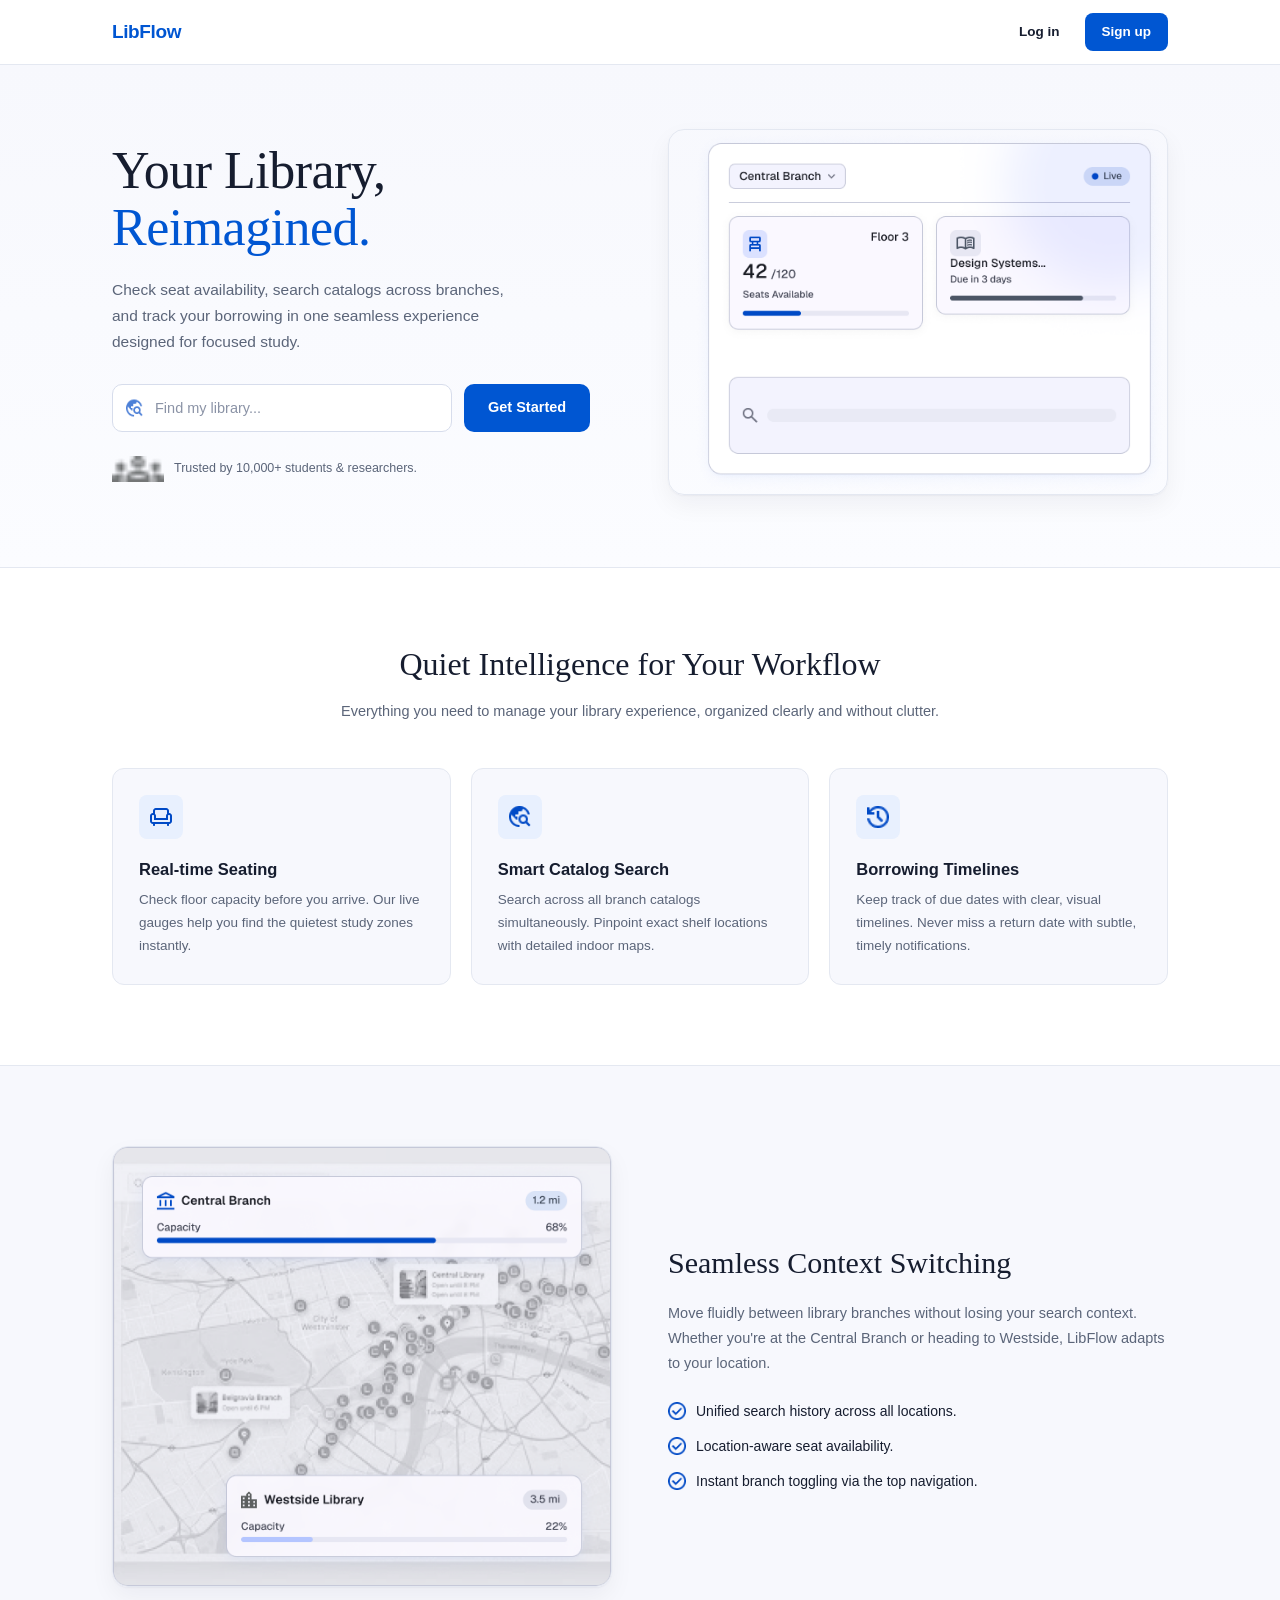
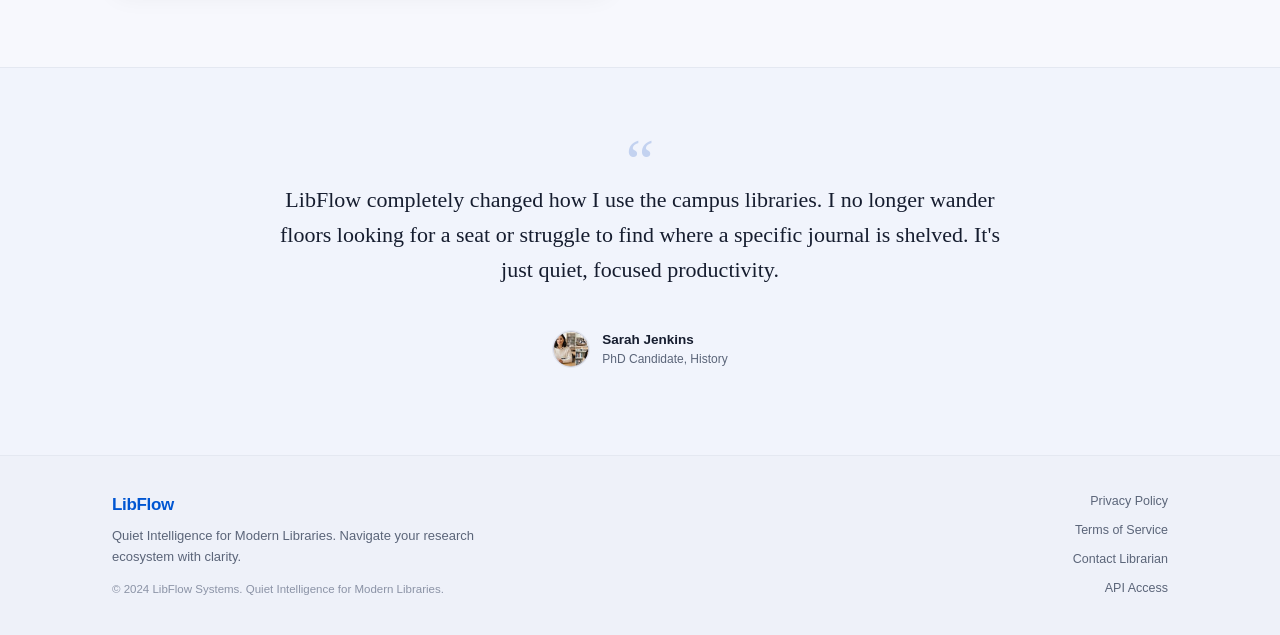
<file: index.html>
<!DOCTYPE html>
<html lang="en">

<head>
    <meta charset="UTF-8">
    <meta name="viewport" content="width=device-width, initial-scale=1.0">
    <title>LibFlow — Your Library, Reimagined</title>
    <link rel="stylesheet" href="style.css">
</head>

<body>
    <!-- =====================================================================
         NAVIGATION
         Structure fix: the brand and the two actions live inside .nav-inner,
         which is the flex container. In the original the <nav> was the flex
         container, so the extra wrapper <div> became a single flex child and
         the buttons could not be spaced.
         ================================================================== -->
    <header class="nav-section">
        <div class="container nav-inner">
            <a class="brand" href="index.html">LibFlow</a>

            <nav class="nav-actions" aria-label="Account">
                <a class="nav-button" href="dashboard.html">Log in</a>
                <a class="nav-button nav-button--primary" href="#">Sign up</a>
            </nav>
        </div>
    </header>

    <!-- =====================================================================
         HERO
         Two flex children: .hero-content and .hero-media, each flex:1 1 0 so
         they split the row 50/50.
         ================================================================== -->
    <section class="hero-section">
        <div class="container hero-inner">
            <div class="hero-content">
                <h1 class="hero-title">
                    Your Library,<br>
                    <span class="text-blue">Reimagined.</span>
                </h1>

                <p class="hero-description">
                    Check seat availability, search catalogs across branches, and track
                    your borrowing in one seamless experience designed for focused study.
                </p>

                <!-- Search pattern: the field is position:relative and the icon
                     is position:absolute inside it, so the icon sits on top of
                     the input instead of taking up a row of its own. -->
                <div class="hero-search">
                    <div class="hero-search-field">
                        <img src="images/search.png" alt="" class="hero-search-icon">
                        <label for="library-search" class="visually-hidden">Find my library</label>
                        <input id="library-search" class="hero-input" type="search" placeholder="Find my library...">
                    </div>
                    <button class="hero-button" type="button">Get Started</button>
                </div>

                <div class="hero-trust">
                    <img src="images/group-img.png" alt="LibFlow members" class="hero-trust-img">
                    <p class="hero-trust-text">Trusted by 10,000+ students &amp; researchers.</p>
                </div>
            </div>

            <div class="hero-media">
                <img src="images/hero-img.png" class="hero-img"
                    alt="LibFlow app preview showing seat availability and upcoming due dates">
            </div>
        </div>
    </section>

    <!-- =====================================================================
         WORKFLOW / FEATURES
         Structure fix: the three cards now sit inside .workflow-cards.
         That container is the flex row — without it each card was a block
         element and the section rendered as one long vertical stack.
         ================================================================== -->
    <section class="workflow-section">
        <div class="container">
            <div class="section-heading">
                <h2 class="workflow-title">Quiet Intelligence for Your Workflow</h2>
                <p class="workflow-description">
                    Everything you need to manage your library experience, organized
                    clearly and without clutter.
                </p>
            </div>

            <div class="workflow-cards">
                <article class="workflow-card">
                    <span class="icon-tile">
                        <img src="images/chair.png" alt="" class="workflow-img">
                    </span>
                    <h3 class="workflow-card-title">Real-time Seating</h3>
                    <p class="workflow-card-description">
                        Check floor capacity before you arrive. Our live gauges help you
                        find the quietest study zones instantly.
                    </p>
                </article>

                <article class="workflow-card">
                    <span class="icon-tile">
                        <img src="images/search.png" alt="" class="workflow-img">
                    </span>
                    <h3 class="workflow-card-title">Smart Catalog Search</h3>
                    <p class="workflow-card-description">
                        Search across all branch catalogs simultaneously. Pinpoint exact
                        shelf locations with detailed indoor maps.
                    </p>
                </article>

                <article class="workflow-card">
                    <span class="icon-tile">
                        <img src="images/clock.png" alt="" class="workflow-img">
                    </span>
                    <h3 class="workflow-card-title">Borrowing Timelines</h3>
                    <p class="workflow-card-description">
                        Keep track of due dates with clear, visual timelines. Never miss a
                        return date with subtle, timely notifications.
                    </p>
                </article>
            </div>
        </div>
    </section>

    <!-- =====================================================================
         CONTEXT SWITCHING
         Structure fix: .context-section was already in the stylesheet but was
         never applied, so the image and the copy stacked instead of sitting
         side by side.
         ================================================================== -->
    <section class="context-section">
        <div class="container context-inner">
            <div class="context-media">
                <img src="images/map-image.png" class="context-img"
                    alt="Map showing library branches and their live capacity">
            </div>

            <div class="context-content">
                <h2 class="context-title">Seamless Context Switching</h2>
                <p class="context-description">
                    Move fluidly between library branches without losing your search
                    context. Whether you're at the Central Branch or heading to Westside,
                    LibFlow adapts to your location.
                </p>

                <ul class="workflow-list">
                    <li class="workflow-list-items">Unified search history across all locations.</li>
                    <li class="workflow-list-items">Location-aware seat availability.</li>
                    <li class="workflow-list-items">Instant branch toggling via the top navigation.</li>
                </ul>
            </div>
        </div>
    </section>

    <!-- =====================================================================
         QUOTE
         ================================================================== -->
    <section class="quote-section">
        <div class="container quote-content">
            <span class="quote-mark" aria-hidden="true">&ldquo;</span>

            <blockquote class="quote-text">
                LibFlow completely changed how I use the campus libraries. I no longer
                wander floors looking for a seat or struggle to find where a specific
                journal is shelved. It's just quiet, focused productivity.
            </blockquote>

            <div class="quote-author">
                <img src="images/logo-2.png" class="quote-avatar" alt="Portrait of Sarah Jenkins">
                <p>
                    <span class="quote-author-name">Sarah Jenkins</span>
                    <span class="quote-author-role">PhD Candidate, History</span>
                </p>
            </div>
        </div>
    </section>

    <!-- =====================================================================
         FOOTER
         Structure fix: the original closed the footer block with an extra
         </a> and left a <div> unclosed, which pulled the rest of the document
         into the footer. Every tag below is matched.
         ================================================================== -->
    <footer class="footer-section">
        <div class="container footer-inner">
            <div class="footer-brand">
                <p class="footer-brand-name">LibFlow</p>
                <p class="footer-tagline">
                    Quiet Intelligence for Modern Libraries. Navigate your research
                    ecosystem with clarity.
                </p>
                <p class="footer-copyright">
                    &copy; 2024 LibFlow Systems. Quiet Intelligence for Modern Libraries.
                </p>
            </div>

            <nav class="footer-links" aria-label="Legal and support">
                <a class="footer-link" href="#">Privacy Policy</a>
                <a class="footer-link" href="#">Terms of Service</a>
                <a class="footer-link" href="#">Contact Librarian</a>
                <a class="footer-link" href="#">API Access</a>
            </nav>
        </div>
    </footer>
</body>

</html>
</file>
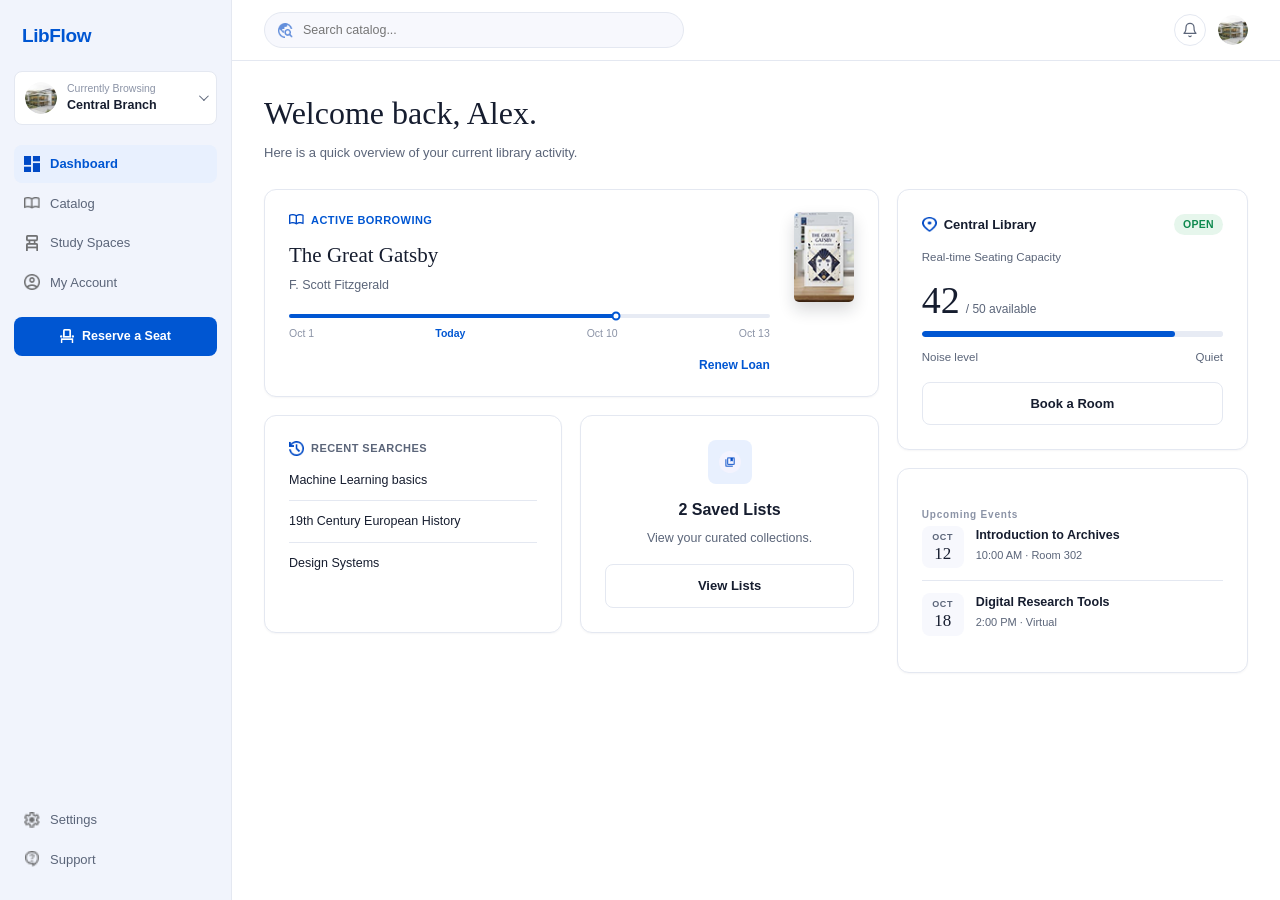
<file: dashboard.html>
<!DOCTYPE html>
<html lang="en">

<head>
    <meta charset="UTF-8">
    <meta name="viewport" content="width=device-width, initial-scale=1.0">
    <title>LibFlow — Dashboard</title>
    <link rel="stylesheet" href="style.css">
</head>

<body class="app-body">
    <!-- =====================================================================
         APP SHELL
         Structure fix: sidebar and content are now children of ONE flex
         container (.dashboard-layout). In the original both were siblings
         directly inside <body>, so there was no row to lay them out in and
         the sidebar became a full-width block above the content.
         ================================================================== -->
    <div class="dashboard-layout">

        <!-- ---------------- SIDEBAR ---------------- -->
        <aside class="side-nav-section">
            <h1 class="side-nav-title">LibFlow</h1>

            <!-- Branch switcher: flex row of avatar | text | chevron -->
            <a class="branch-card" href="study.html">
                <img src="images/hero-image-1.png" class="branch-img" alt="">
                <span class="branch-text">
                    <span class="branch-label">Currently Browsing</span>
                    <span class="branch-name">Central Branch</span>
                </span>
                <span class="branch-chevron" aria-hidden="true"></span>
            </a>

            <nav class="side-nav-menu" aria-label="Main">
                <a class="side-nav-item is-active" href="dashboard.html" aria-current="page">
                    <img src="images/dashboard.icon.png" class="side-nav-img" alt="">
                    <span class="side-nav-links">Dashboard</span>
                </a>
                <a class="side-nav-item" href="#">
                    <img src="images/book-img.png" class="side-nav-img" alt="">
                    <span class="side-nav-links">Catalog</span>
                </a>
                <a class="side-nav-item" href="study.html">
                    <img src="images/chair-2.png" class="side-nav-img" alt="">
                    <span class="side-nav-links">Study Spaces</span>
                </a>
                <a class="side-nav-item" href="#">
                    <img src="images/account-logo.png" class="side-nav-img" alt="">
                    <span class="side-nav-links">My Account</span>
                </a>
            </nav>

            <button class="side-nav-button" type="button">
                <img src="images/study-image.png" alt="">
                Reserve a Seat
            </button>

            <!-- margin-top:auto pins this group to the bottom of the sidebar -->
            <nav class="side-nav-footer" aria-label="Secondary">
                <a class="side-nav-item" href="#">
                    <img src="images/setting-logo.png" class="side-nav-img" alt="">
                    <span class="side-nav-links">Settings</span>
                </a>
                <a class="side-nav-item" href="#">
                    <img src="images/support-logo.png" class="side-nav-img" alt="">
                    <span class="side-nav-links">Support</span>
                </a>
            </nav>
        </aside>

        <!-- ---------------- MAIN COLUMN ---------------- -->
        <main class="main-content">

            <!-- Top bar: space-between pushes search left, actions right -->
            <div class="app-topbar">
                <div class="app-search">
                    <img src="images/search.png" alt="">
                    <label for="catalog-search" class="visually-hidden">Search catalog</label>
                    <input id="catalog-search" type="search" placeholder="Search catalog...">
                </div>

                <div class="app-topbar-actions">
                    <button class="icon-button" type="button" aria-label="Notifications">
                        <svg width="16" height="16" viewBox="0 0 24 24" fill="none" stroke="currentColor"
                            stroke-width="1.8" stroke-linecap="round" stroke-linejoin="round" aria-hidden="true">
                            <path d="M18 8a6 6 0 1 0-12 0c0 7-3 9-3 9h18s-3-2-3-9"></path>
                            <path d="M13.7 21a2 2 0 0 1-3.4 0"></path>
                        </svg>
                    </button>
                    <img src="images/hero-image-1.png" class="app-avatar" alt="Alex's profile">
                </div>
            </div>

            <div class="page-body">
                <div class="welcome-container">
                    <h2 class="welcome-title">Welcome back, Alex.</h2>
                    <p class="welcome-description">
                        Here is a quick overview of your current library activity.
                    </p>
                </div>

                <!-- Two columns. The wide column holds borrowing + the two small
                     cards; the narrow one holds branch status and events. -->
                <div class="dashboard-grid">

                    <div class="dashboard-column dashboard-column--wide">
                        <!-- Active borrowing: flex row of text | cover -->
                        <section class="card borrow-card">
                            <div class="borrow-main">
                                <div class="card-head">
                                    <img src="images/book-img.png" alt="">
                                    <p class="card-label">Active Borrowing</p>
                                </div>

                                <h3 class="borrow-title">The Great Gatsby</h3>
                                <p class="borrow-author">F. Scott Fitzgerald</p>

                                <div class="timeline">
                                    <div class="timeline-track">
                                        <div class="timeline-fill"></div>
                                        <div class="timeline-dot"></div>
                                    </div>
                                    <div class="timeline-labels">
                                        <span>Oct 1</span>
                                        <span class="is-today">Today</span>
                                        <span>Oct 10</span>
                                        <span>Oct 13</span>
                                    </div>
                                </div>

                                <div class="card-actions">
                                    <a class="card-link" href="#">Renew Loan</a>
                                </div>
                            </div>

                            <img src="images/gat-b.png" class="borrow-cover" alt="Cover of The Great Gatsby">
                        </section>

                        <div class="dashboard-row">
                            <section class="card">
                                <div class="card-head">
                                    <img src="images/clock.png" alt="">
                                    <p class="card-label card-label--muted">Recent Searches</p>
                                </div>

                                <ul class="search-list">
                                    <li class="search-list-items">Machine Learning basics</li>
                                    <li class="search-list-items">19th Century European History</li>
                                    <li class="search-list-items">Design Systems</li>
                                </ul>
                            </section>

                            <section class="card card--center">
                                <span class="icon-tile">
                                    <img src="images/saved-icon.png" alt="">
                                </span>
                                <h3 class="card-title">2 Saved Lists</h3>
                                <p class="card-description">View your curated collections.</p>
                                <button class="button button--outline button--block" type="button">View Lists</button>
                            </section>
                        </div>
                    </div>

                    <div class="dashboard-column">
                        <!-- Branch status -->
                        <section class="card">
                            <div class="branch-head">
                                <img src="images/location-image.png" alt="">
                                <p class="card-label">Central Library</p>
                                <span class="tag tag--ok">OPEN</span>
                            </div>

                            <p class="card-meta">Real-time Seating Capacity</p>

                            <div class="stat-line">
                                <span class="stat-value">42</span>
                                <span class="stat-unit">/ 50 available</span>
                            </div>

                            <progress value="84" max="100">84%</progress>

                            <div class="stat-row">
                                <span>Noise level</span>
                                <span>Quiet</span>
                            </div>

                            <button class="button button--outline button--block" type="button">Book a Room</button>
                        </section>

                        <!-- Upcoming events -->
                        <section class="card">
                            <p class="feature-heading">Upcoming Events</p>

                            <div class="event-item">
                                <div class="event-date">
                                    <span class="event-month">OCT</span>
                                    <span class="event-day">12</span>
                                </div>
                                <div>
                                    <h3 class="event-title">Introduction to Archives</h3>
                                    <p class="event-meta">10:00 AM &middot; Room 302</p>
                                </div>
                            </div>

                            <div class="event-item">
                                <div class="event-date">
                                    <span class="event-month">OCT</span>
                                    <span class="event-day">18</span>
                                </div>
                                <div>
                                    <h3 class="event-title">Digital Research Tools</h3>
                                    <p class="event-meta">2:00 PM &middot; Virtual</p>
                                </div>
                            </div>
                        </section>
                    </div>
                </div>
            </div>
        </main>
    </div>
</body>

</html>
</file>
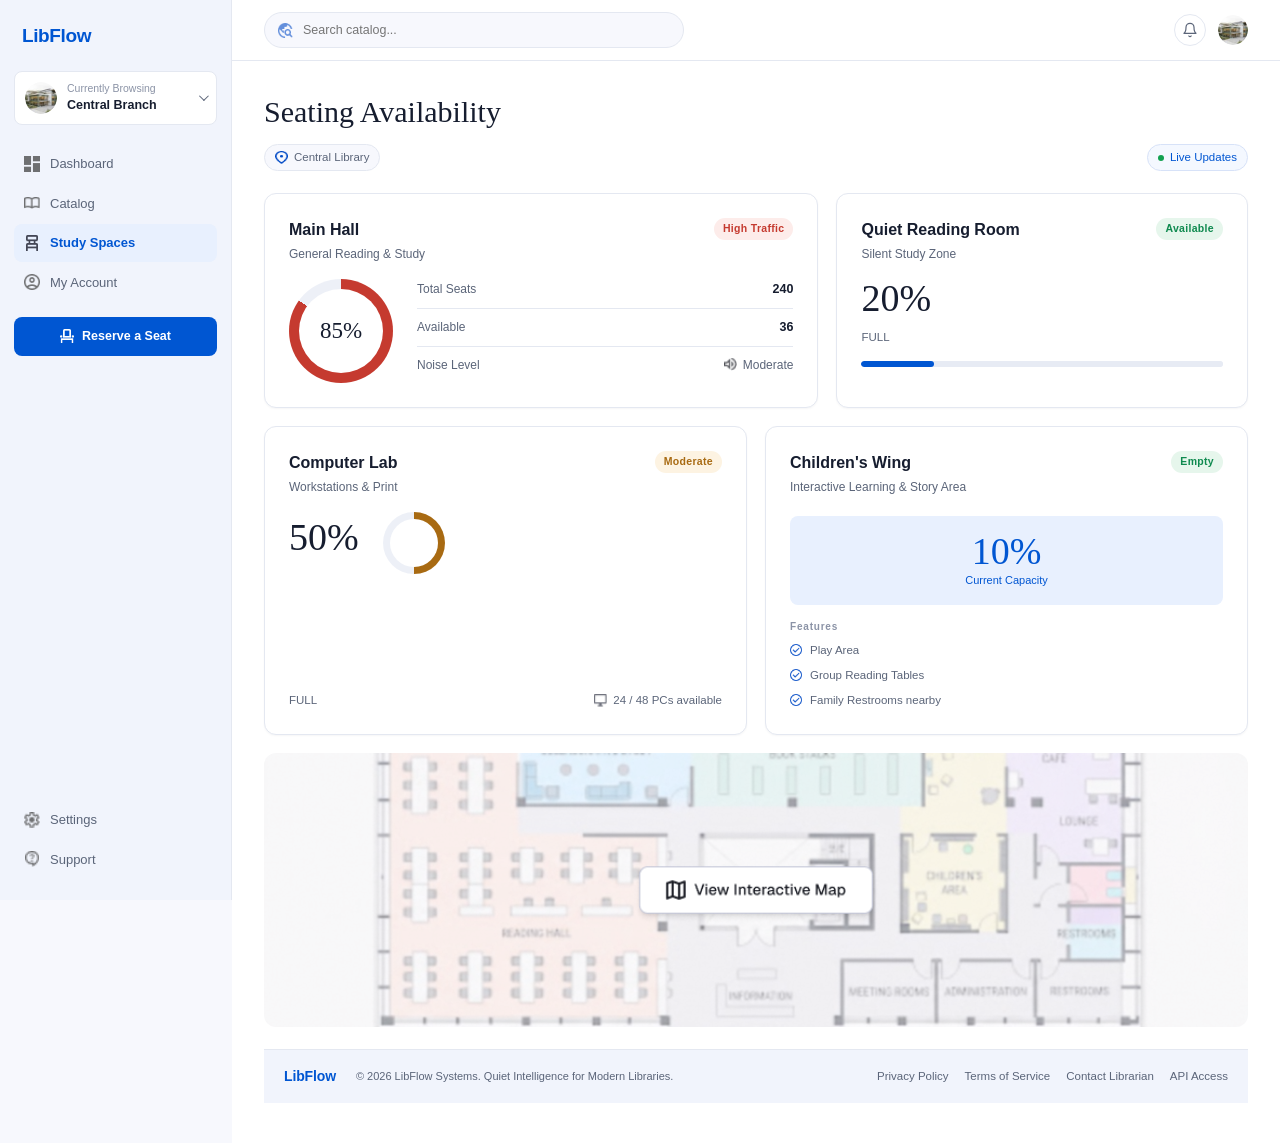
<file: study.html>
<!DOCTYPE html>
<html lang="en">

<head>
    <meta charset="UTF-8">
    <meta name="viewport" content="width=device-width, initial-scale=1.0">
    <title>LibFlow — Seating Availability</title>
    <link rel="stylesheet" href="style.css">
</head>

<body class="app-body">
    <div class="dashboard-layout">

        <!-- ---------------- SIDEBAR ---------------- -->
        <aside class="side-nav-section">
            <h1 class="side-nav-title">LibFlow</h1>

            <a class="branch-card" href="study.html">
                <img src="images/hero-image-1.png" class="branch-img" alt="">
                <span class="branch-text">
                    <span class="branch-label">Currently Browsing</span>
                    <span class="branch-name">Central Branch</span>
                </span>
                <span class="branch-chevron" aria-hidden="true"></span>
            </a>

            <nav class="side-nav-menu" aria-label="Main">
                <a class="side-nav-item" href="dashboard.html">
                    <img src="images/dashboard.icon.png" class="side-nav-img" alt="">
                    <span class="side-nav-links">Dashboard</span>
                </a>
                <a class="side-nav-item" href="#">
                    <img src="images/book-img.png" class="side-nav-img" alt="">
                    <span class="side-nav-links">Catalog</span>
                </a>
                <a class="side-nav-item is-active" href="study.html" aria-current="page">
                    <img src="images/chair-2.png" class="side-nav-img" alt="">
                    <span class="side-nav-links">Study Spaces</span>
                </a>
                <a class="side-nav-item" href="#">
                    <img src="images/account-logo.png" class="side-nav-img" alt="">
                    <span class="side-nav-links">My Account</span>
                </a>
            </nav>

            <button class="side-nav-button" type="button">
                <img src="images/study-image.png" alt="">
                Reserve a Seat
            </button>

            <nav class="side-nav-footer" aria-label="Secondary">
                <a class="side-nav-item" href="#">
                    <img src="images/setting-logo.png" class="side-nav-img" alt="">
                    <span class="side-nav-links">Settings</span>
                </a>
                <a class="side-nav-item" href="#">
                    <img src="images/support-logo.png" class="side-nav-img" alt="">
                    <span class="side-nav-links">Support</span>
                </a>
            </nav>
        </aside>

        <!-- ---------------- MAIN COLUMN ---------------- -->
        <main class="main-content">

            <div class="app-topbar">
                <div class="app-search">
                    <img src="images/search.png" alt="">
                    <label for="catalog-search" class="visually-hidden">Search catalog</label>
                    <input id="catalog-search" type="search" placeholder="Search catalog...">
                </div>

                <div class="app-topbar-actions">
                    <button class="icon-button" type="button" aria-label="Notifications">
                        <svg width="16" height="16" viewBox="0 0 24 24" fill="none" stroke="currentColor"
                            stroke-width="1.8" stroke-linecap="round" stroke-linejoin="round" aria-hidden="true">
                            <path d="M18 8a6 6 0 1 0-12 0c0 7-3 9-3 9h18s-3-2-3-9"></path>
                            <path d="M13.7 21a2 2 0 0 1-3.4 0"></path>
                        </svg>
                    </button>
                    <img src="images/hero-image-1.png" class="app-avatar" alt="Alex's profile">
                </div>
            </div>

            <div class="page-body">
                <div class="page-head">
                    <h2 class="page-title">Seating Availability</h2>

                    <div class="page-head-meta">
                        <span class="meta-pill">
                            <img src="images/location-image.png" alt="">
                            Central Library
                        </span>
                        <span class="meta-pill meta-pill--live">Live Updates</span>
                    </div>
                </div>

                <div class="study-grid">

                    <!-- Row 1: Main Hall (wider) + Quiet Reading Room -->
                    <div class="study-row study-row--lead">
                        <section class="card">
                            <div class="seat-head">
                                <div>
                                    <h3 class="seat-title">Main Hall</h3>
                                    <p class="seat-subtitle">General Reading &amp; Study</p>
                                </div>
                                <span class="tag tag--busy">High Traffic</span>
                            </div>

                            <!-- Ring + stat list side by side -->
                            <div class="seat-body">
                                <!-- --value drives the conic-gradient in style.css -->
                                <div class="ring" style="--value: 85; --ring-color: var(--red);">
                                    <span class="ring-value">85%</span>
                                </div>

                                <div class="seat-stats">
                                    <div>
                                        <span>Total Seats</span>
                                        <strong>240</strong>
                                    </div>
                                    <div>
                                        <span>Available</span>
                                        <strong>36</strong>
                                    </div>
                                    <div>
                                        <span>Noise Level</span>
                                        <span class="noise">
                                            <img src="images/speaker-logo.png" alt="">
                                            Moderate
                                        </span>
                                    </div>
                                </div>
                            </div>
                        </section>

                        <section class="card">
                            <div class="seat-head">
                                <div>
                                    <h3 class="seat-title">Quiet Reading Room</h3>
                                    <p class="seat-subtitle">Silent Study Zone</p>
                                </div>
                                <span class="tag tag--ok">Available</span>
                            </div>

                            <div class="stat-line">
                                <span class="stat-value">20%</span>
                            </div>
                            <p class="card-meta">FULL</p>
                            <progress value="20" max="100">20%</progress>
                        </section>
                    </div>

                    <!-- Row 2: Computer Lab + Children's Wing -->
                    <div class="study-row">
                        <section class="card">
                            <div class="seat-head">
                                <div>
                                    <h3 class="seat-title">Computer Lab</h3>
                                    <p class="seat-subtitle">Workstations &amp; Print</p>
                                </div>
                                <span class="tag tag--warn">Moderate</span>
                            </div>

                            <div class="seat-body">
                                <div class="stat-line">
                                    <span class="stat-value">50%</span>
                                </div>

                                <div class="ring ring--small" style="--value: 50; --ring-color: var(--amber);"></div>
                            </div>

                            <div class="stat-row push-bottom">
                                <span>FULL</span>
                                <span class="noise">
                                    <img src="images/desktop-tv.png" alt="">
                                    24 / 48 PCs available
                                </span>
                            </div>
                        </section>

                        <section class="card">
                            <div class="seat-head">
                                <div>
                                    <h3 class="seat-title">Children's Wing</h3>
                                    <p class="seat-subtitle">Interactive Learning &amp; Story Area</p>
                                </div>
                                <span class="tag tag--ok">Empty</span>
                            </div>

                            <div class="percent-box">
                                <span class="stat-value">10%</span>
                                <span class="percent-caption">Current Capacity</span>
                            </div>

                            <p class="feature-heading">Features</p>
                            <ul class="feature-list">
                                <li class="feature-list-items">Play Area</li>
                                <li class="feature-list-items">Group Reading Tables</li>
                                <li class="feature-list-items">Family Restrooms nearby</li>
                            </ul>
                        </section>
                    </div>

                    <!-- Row 3: floor plan (the image includes its own "View
                         Interactive Map" action) -->
                    <div class="map-card">
                        <img src="images/map-2.png" alt="Floor plan of the Central Library reading hall and rooms">
                    </div>
                </div>

                <footer class="LibFlow">
                    <p class="LibFlow-title">LibFlow</p>
                    <p class="LibFlow-description">
                        &copy; 2026 LibFlow Systems. Quiet Intelligence for Modern Libraries.
                    </p>

                    <nav class="Libflow-link-group" aria-label="Legal and support">
                        <a class="Libflow-links" href="#">Privacy Policy</a>
                        <a class="Libflow-links" href="#">Terms of Service</a>
                        <a class="Libflow-links" href="#">Contact Librarian</a>
                        <a class="Libflow-links" href="#">API Access</a>
                    </nav>
                </footer>
            </div>
        </main>
    </div>
</body>

</html>
</file>
<file: style.css>
/* =========================================================================
   LibFlow — corrected stylesheet
   -------------------------------------------------------------------------
   Teaching note: every rule below that fixes one of the original layout
   bugs carries a short comment naming the concept. Read the comments in
   order; they follow the same order as the pages.

   The three recurring mistakes in the original file were:
     1. Layout rules existed (.workflow-cards, .context-section, .quote-section,
        .footer-section, .dashboard-layout) but the HTML never used them,
        so the flex containers were never created.
     2. Selectors lost their dot (`nav-button` instead of `.nav-button`),
        so the rule matched a <nav-button> element that does not exist.
     3. Content was positioned by guessing with :not() chains and raw <div>s
        instead of giving each block a class of its own.
   ========================================================================= */


/* =========================================================================
   1. DESIGN TOKENS
   One place for colours, type, radii and shadows. Change --brand here and
   the whole site follows.
   ========================================================================= */
:root {
    /* colour */
    --brand: #0056d2;
    --brand-dark: #0044a8;
    --brand-tint: #e8f0fe;
    --ink: #161d2f;
    --ink-soft: #5b6579;
    --ink-faint: #8b93a6;
    --line: #e4e8f1;
    --surface: #ffffff;
    --surface-page: #f7f8fd;
    --surface-soft: #f1f4fc;
    --green: #0f8a4f;
    --green-tint: #e6f6ec;
    --amber: #a86a12;
    --amber-tint: #fdf3e2;
    --red: #c53a2f;
    --red-tint: #fdecea;

    /* type */
    --font-sans: -apple-system, BlinkMacSystemFont, "Segoe UI", Roboto, Helvetica, Arial, sans-serif;
    --font-display: Georgia, "Iowan Old Style", "Times New Roman", serif;

    /* shape */
    --radius-sm: 8px;
    --radius: 12px;
    --radius-lg: 16px;
    --radius-pill: 999px;

    /* elevation */
    --shadow-sm: 0 1px 2px rgba(16, 24, 40, 0.04);
    --shadow: 0 1px 2px rgba(16, 24, 40, 0.04), 0 10px 24px rgba(16, 24, 40, 0.05);

    /* layout */
    --container: 1120px;
    --gutter: 32px;
}


/* =========================================================================
   2. RESET / BASE
   ========================================================================= */

/* border-box: padding is drawn INSIDE the declared width.
   Without this, a 100%-wide card + 32px padding becomes wider than its
   parent — the classic cause of horizontal scrollbars. */
*,
*::before,
*::after {
    box-sizing: border-box;
}

body {
    margin: 0;
    font-family: var(--font-sans);
    font-size: 15px;
    line-height: 1.5;
    color: var(--ink);
    background-color: var(--surface);
    -webkit-font-smoothing: antialiased;
}

/* Images are inline by default, which leaves a 4px gap under them.
   display:block removes it and lets max-width keep them inside cards. */
img {
    display: block;
    max-width: 100%;
}

ul {
    list-style: none;
    padding: 0;
    margin: 0;
}

a {
    text-decoration: none;
    color: inherit;
}

button,
input {
    font: inherit;
    color: inherit;
}

/* Visible keyboard focus everywhere — accessibility, one rule. */
a:focus-visible,
button:focus-visible,
input:focus-visible {
    outline: 2px solid var(--brand);
    outline-offset: 2px;
}

/* The centring container: max-width + auto margins. Every section puts its
   content inside one so all sections line up on the same vertical edges. */
.container {
    width: 100%;
    max-width: var(--container);
    margin: 0 auto;
    padding: 0 var(--gutter);
}

/* Utility: the blue accent used inside headings. */
.text-blue {
    color: var(--brand);
}

.visually-hidden {
    position: absolute;
    width: 1px;
    height: 1px;
    overflow: hidden;
    clip: rect(0 0 0 0);
    white-space: nowrap;
}


/* =========================================================================
   3. SHARED PIECES
   ========================================================================= */

/* Icon tile: flex centre, so any icon inside it is optically centred
   without margins or line-height hacks. */
.icon-tile {
    display: flex;
    align-items: center;
    justify-content: center;
    flex: 0 0 auto;            /* tile keeps its size when the card shrinks */
    width: 44px;
    height: 44px;
    border-radius: var(--radius-sm);
    background-color: var(--brand-tint);
}

.icon-tile img {
    width: 22px;
    height: 22px;
    object-fit: contain;
}

/* Card: a column flex container so a footer/button can be pushed to the
   bottom with margin-top:auto. */
.card {
    display: flex;
    flex-direction: column;
    padding: 24px;
    background-color: var(--surface);
    border: 1px solid var(--line);
    border-radius: var(--radius);
    box-shadow: var(--shadow-sm);
}

/* Small status labels (OPEN, Available, Moderate, High Traffic). */
.tag {
    display: inline-flex;
    align-items: center;
    gap: 5px;
    padding: 3px 9px;
    border-radius: var(--radius-pill);
    font-size: 10.5px;
    font-weight: 700;
    letter-spacing: 0.03em;
    white-space: nowrap;
}

.tag--ok {
    background-color: var(--green-tint);
    color: var(--green);
}

.tag--warn {
    background-color: var(--amber-tint);
    color: var(--amber);
}

.tag--busy {
    background-color: var(--red-tint);
    color: var(--red);
}

/* Buttons ---------------------------------------------------------------*/
.button {
    display: inline-flex;
    align-items: center;
    justify-content: center;
    gap: 8px;
    padding: 11px 18px;
    border: 1px solid transparent;
    border-radius: var(--radius-sm);
    font-size: 13px;
    font-weight: 600;
    cursor: pointer;
    transition: background-color 0.18s ease, border-color 0.18s ease, transform 0.18s ease;
}

.button--primary {
    background-color: var(--brand);
    color: #fff;
}

.button--primary:hover {
    background-color: var(--brand-dark);
    transform: translateY(-1px);
}

.button--outline {
    background-color: var(--surface);
    border-color: var(--line);
    color: var(--ink);
}

.button--outline:hover {
    border-color: #c9d2e6;
    background-color: var(--surface-page);
}

.button--block {
    width: 100%;
}

/* Progress bars ---------------------------------------------------------*/
/* One rule set for the native <progress> element: no height on the
   parent, the element itself gets a fixed height and rounded track. */
progress {
    appearance: none;
    -webkit-appearance: none;
    width: 100%;
    height: 6px;
    border: none;
    border-radius: 3px;
    background-color: #e7ebf4;
    overflow: hidden;
}

progress::-webkit-progress-bar {
    background-color: #e7ebf4;
    border-radius: 3px;
}

progress::-webkit-progress-value {
    background-color: var(--brand);
    border-radius: 3px;
}

progress::-moz-progress-bar {
    background-color: var(--brand);
    border-radius: 3px;
}


/* =========================================================================
   4. LANDING PAGE — NAVIGATION
   ========================================================================= */
.nav-section {
    position: sticky;
    top: 0;
    z-index: 10;
    background-color: rgba(255, 255, 255, 0.92);
    backdrop-filter: blur(8px);
    border-bottom: 1px solid var(--line);
}

.nav-inner {
    display: flex;                 /* puts brand and actions on one row */
    align-items: center;           /* centres them vertically */
    justify-content: space-between;/* pushes them to the two ends */
    height: 64px;
}

.brand {
    font-size: 19px;
    font-weight: 800;
    letter-spacing: -0.02em;
    color: var(--brand);
}

.nav-actions {
    display: flex;
    align-items: center;
    gap: 8px;
}

/* Previously written as `nav-button` — no dot, so it never applied. */
.nav-button {
    display: inline-flex;
    align-items: center;
    padding: 8px 16px;
    border: 1px solid transparent;
    border-radius: var(--radius-sm);
    background: none;
    font-size: 13.5px;
    font-weight: 600;
    color: var(--ink);
    cursor: pointer;
    transition: background-color 0.18s ease;
}

.nav-button:hover {
    background-color: var(--surface-soft);
}

.nav-button--primary {
    background-color: var(--brand);
    color: #fff;
}

.nav-button--primary:hover {
    background-color: var(--brand-dark);
}


/* =========================================================================
   5. LANDING PAGE — HERO
   ========================================================================= */
.hero-section {
    padding: 64px 0 72px;
    background: linear-gradient(180deg, var(--surface-page) 0%, #fbfcff 100%);
    border-bottom: 1px solid var(--line);
}

/* Two equal columns. flex:1 1 0 makes both columns share the free space
   equally; min-width:0 lets a column shrink below its content's natural
   width (without it, long text forces overflow). */
.hero-inner {
    display: flex;
    align-items: center;
    gap: 56px;
}

.hero-content {
    flex: 1 1 0;
    min-width: 0;
}

.hero-media {
    flex: 1 1 0;
    min-width: 0;
    display: flex;
    justify-content: flex-end;
}

.hero-title {
    margin: 0 0 20px;
    font-family: var(--font-display);
    font-size: clamp(34px, 4.2vw, 52px);
    font-weight: 400;
    line-height: 1.1;
    letter-spacing: -0.01em;
    color: var(--ink);
}

.hero-description {
    max-width: 46ch;              /* keeps the line length comfortable */
    margin: 0 0 28px;
    font-size: 15.5px;
    line-height: 1.7;
    color: var(--ink-soft);
}

/* Search field + button on one row. The button does not shrink
   (flex:0 0 auto) while the field does. */
.hero-search {
    display: flex;
    align-items: stretch;
    gap: 12px;
}

.hero-search-field {
    position: relative;           /* anchor for the absolutely placed icon */
    flex: 1 1 320px;
    max-width: 340px;
}

.hero-search-icon {
    position: absolute;
    top: 50%;
    left: 14px;
    width: 17px;
    height: 17px;
    transform: translateY(-50%);  /* exact vertical centring */
    opacity: 0.7;
    pointer-events: none;
}

.hero-input {
    width: 100%;
    height: 48px;
    padding: 0 16px 0 42px;       /* left padding makes room for the icon */
    border: 1px solid #d7ddec;
    border-radius: 10px;
    background-color: var(--surface);
    font-size: 14.5px;
    color: var(--ink);
    transition: border-color 0.18s ease, box-shadow 0.18s ease;
}

.hero-input::placeholder {
    color: var(--ink-faint);
}

.hero-input:focus {
    border-color: var(--brand);
    box-shadow: 0 0 0 3px rgba(0, 86, 210, 0.12);
    outline: none;
}

.hero-button {
    flex: 0 0 auto;
    height: 48px;
    padding: 0 24px;
    border: none;
    border-radius: 10px;
    background-color: var(--brand);
    color: #fff;
    font-size: 14.5px;
    font-weight: 600;
    cursor: pointer;
    transition: background-color 0.18s ease, transform 0.18s ease;
}

.hero-button:hover {
    background-color: var(--brand-dark);
    transform: translateY(-1px);
}

.hero-trust {
    display: flex;
    align-items: center;
    gap: 10px;
    margin-top: 24px;
}

.hero-trust-img {
    height: 26px;
    width: auto;
    opacity: 0.85;
}

.hero-trust-text {
    margin: 0;
    font-size: 12.5px;
    color: var(--ink-soft);
}

.hero-img {
    width: 100%;
    border: 1px solid var(--line);
    border-radius: var(--radius-lg);
    box-shadow: var(--shadow);
}


/* =========================================================================
   6. LANDING PAGE — WORKFLOW (the three feature cards)
   ========================================================================= */

/* Section heading: centred by max-width + auto margins rather than
   text-align on the whole section (keeps the cards left-aligned). */
.section-heading {
    max-width: 620px;
    margin: 0 auto 44px;
    text-align: center;
}

.workflow-section {
    padding: 72px 0 80px;
    background-color: var(--surface);
    border-bottom: 1px solid var(--line);
}

.workflow-title {
    margin: 0 0 12px;
    font-family: var(--font-display);
    font-size: clamp(24px, 2.6vw, 32px);
    font-weight: 400;
    color: var(--ink);
}

.workflow-description {
    margin: 0;
    font-size: 14.5px;
    line-height: 1.65;
    color: var(--ink-soft);
}

/* THREE cards on one row. The wrapper is what was missing in the original
   HTML: without it the cards were plain block elements and stacked. */
.workflow-cards {
    display: flex;
    align-items: stretch;          /* all cards grow to the tallest one */
    gap: 20px;
}

/* flex:1 1 0 → every card starts at zero width and shares the row evenly,
   so the cards are exactly equal regardless of their text length. */
.workflow-card {
    flex: 1 1 0;
    min-width: 0;
    display: flex;
    flex-direction: column;
    align-items: flex-start;
    padding: 26px;
    background-color: var(--surface-page);
    border: 1px solid var(--line);
    border-radius: var(--radius);
    transition: border-color 0.18s ease, transform 0.18s ease, box-shadow 0.18s ease;
}

.workflow-card:hover {
    border-color: #cfd8ec;
    transform: translateY(-2px);
    box-shadow: var(--shadow);
}

/* Card headings got their own class. The original file reused
   `.workflow-title` for both the section heading and card headings, which
   made the two impossible to style independently. */
.workflow-card-title {
    margin: 18px 0 8px;
    font-size: 16.5px;
    font-weight: 700;
    color: var(--ink);
}

.workflow-card-description {
    margin: 0;
    font-size: 13.5px;
    line-height: 1.7;
    color: var(--ink-soft);
}


/* =========================================================================
   7. LANDING PAGE — CONTEXT SWITCHING
   ========================================================================= */
.context-section {
    padding: 80px 0;
    background-color: var(--surface-page);
    border-bottom: 1px solid var(--line);
}

/* Same two-column pattern as the hero: image | text. */
.context-inner {
    display: flex;
    align-items: center;
    gap: 56px;
}

.context-media,
.context-content {
    flex: 1 1 0;
    min-width: 0;
}

.context-img {
    width: 100%;
    border: 1px solid var(--line);
    border-radius: var(--radius-lg);
    box-shadow: var(--shadow);
}

.context-title {
    margin: 0 0 16px;
    font-family: var(--font-display);
    font-size: clamp(23px, 2.5vw, 30px);
    font-weight: 400;
    color: var(--ink);
}

.context-description {
    margin: 0 0 26px;
    font-size: 14.5px;
    line-height: 1.7;
    color: var(--ink-soft);
}

/* Checklist: flex column so the gap between items is even, and each item
   is a flex row so the tick stays aligned with the first line of text
   even if the text wraps to two lines. */
.workflow-list {
    display: flex;
    flex-direction: column;
    gap: 14px;
}

.workflow-list-items {
    display: flex;
    align-items: flex-start;
    gap: 10px;
    font-size: 14px;
    color: var(--ink);
}

/* The tick is drawn by ::before and given flex:0 0 18px so it never
   shrinks or pushes the text. */
.workflow-list-items::before {
    content: "";
    flex: 0 0 18px;
    width: 18px;
    height: 18px;
    margin-top: 1px;
    background: url("images/tick.png") center / contain no-repeat;
}


/* =========================================================================
   8. LANDING PAGE — QUOTE
   ========================================================================= */
.quote-section {
    padding: 76px 0 72px;
    background-color: var(--surface-soft);
    border-bottom: 1px solid var(--line);
}

/* Centred column: flex column + align-items:center centres every child
   horizontally, whatever its width. */
.quote-content {
    display: flex;
    flex-direction: column;
    align-items: center;
    text-align: center;
}

.quote-mark {
    display: block;
    height: 30px;
    font-family: var(--font-display);
    font-size: 64px;
    line-height: 0.55;
    color: #c3d2f0;
}

.quote-text {
    max-width: 720px;
    margin: 8px 0 28px;
    font-family: var(--font-display);
    font-size: clamp(18px, 2vw, 22px);
    line-height: 1.6;
    color: var(--ink);
}

.quote-author {
    display: flex;
    align-items: center;
    gap: 12px;
}

.quote-avatar {
    width: 38px;
    height: 38px;
    border: 1px solid var(--line);
    border-radius: 50%;
    object-fit: cover;
}

.quote-author-name {
    display: block;
    font-size: 13.5px;
    font-weight: 700;
    text-align: left;
}

.quote-author-role {
    display: block;
    font-size: 12px;
    color: var(--ink-soft);
    text-align: left;
}


/* =========================================================================
   9. LANDING PAGE — FOOTER
   ========================================================================= */
.footer-section {
    padding: 36px 0;
    background-color: #eef1f9;
}

.footer-inner {
    display: flex;
    align-items: flex-start;
    justify-content: space-between;
    gap: 32px;
}

.footer-brand {
    max-width: 420px;
}

.footer-brand-name {
    margin: 0 0 8px;
    font-size: 17px;
    font-weight: 800;
    letter-spacing: -0.02em;
    color: var(--brand);
}

.footer-tagline {
    margin: 0 0 14px;
    font-size: 13px;
    line-height: 1.6;
    color: var(--ink-soft);
}

.footer-copyright {
    margin: 0;
    font-size: 11.5px;
    color: var(--ink-faint);
}

/* Links stack vertically and align to the right edge. */
.footer-links {
    display: flex;
    flex-direction: column;
    align-items: flex-end;
    gap: 10px;
}

.footer-link {
    font-size: 12.5px;
    color: var(--ink-soft);
    transition: color 0.18s ease;
}

.footer-link:hover {
    color: var(--brand);
}


/* =========================================================================
   10. APP SHELL (dashboard.html + study.html)

   The original pages had the sidebar and the content as siblings directly
   in <body>, with no wrapper — so they could not be laid out side by side.
   .dashboard-layout is that missing wrapper.
   ========================================================================= */
.app-body {
    background-color: var(--surface-page);
}

.dashboard-layout {
    display: flex;                 /* sidebar | content */
    align-items: stretch;
    min-height: 100vh;
}

/* --- Sidebar --- */
/* flex:0 0 232px = "don't grow, don't shrink, always 232px". */
.side-nav-section {
    flex: 0 0 232px;
    width: 232px;
    display: flex;
    flex-direction: column;
    gap: 2px;
    padding: 22px 14px;
    background-color: var(--surface-soft);
    border-right: 1px solid var(--line);
    position: sticky;
    top: 0;
    height: 100vh;
    overflow-y: auto;
}

.side-nav-title {
    margin: 0 0 18px;
    padding-left: 8px;
    font-size: 19px;
    font-weight: 800;
    letter-spacing: -0.02em;
    color: var(--brand);
}

/* Branch switcher card */
.branch-card {
    display: flex;
    align-items: center;
    gap: 10px;
    margin-bottom: 18px;
    padding: 9px 10px;
    background-color: var(--surface);
    border: 1px solid var(--line);
    border-radius: var(--radius-sm);
    transition: border-color 0.18s ease;
}

.branch-card:hover {
    border-color: #cfd8ec;
}

.branch-img {
    flex: 0 0 32px;
    width: 32px;
    height: 32px;
    border-radius: 50%;
    object-fit: cover;
}

.branch-text {
    min-width: 0;
}

.branch-label {
    display: block;
    font-size: 10.5px;
    color: var(--ink-faint);
}

.branch-name {
    display: block;
    font-size: 12.5px;
    font-weight: 700;
    color: var(--ink);
    white-space: nowrap;
    overflow: hidden;
    text-overflow: ellipsis;
}

/* Chevron drawn with two borders, rotated 45deg — no icon file needed. */
.branch-chevron {
    margin-left: auto;
    width: 7px;
    height: 7px;
    border-right: 1.5px solid var(--ink-soft);
    border-bottom: 1.5px solid var(--ink-soft);
    transform: rotate(45deg) translateY(-2px);
}

/* Nav list */
.side-nav-menu {
    display: flex;
    flex-direction: column;
    gap: 2px;
}

/* Each row is a flex container, which is what the original tried to do with
   `.side-nav-section > div` — that selector also caught the branch card and
   the button rows, so they all got the same margins. */
.side-nav-item {
    display: flex;
    align-items: center;
    gap: 10px;
    padding: 9px 10px;
    border-radius: var(--radius-sm);
    font-size: 13px;
    font-weight: 500;
    color: var(--ink-soft);
    transition: background-color 0.18s ease, color 0.18s ease;
}

.side-nav-item:hover {
    background-color: #e6ebfa;
    color: var(--ink);
}

.side-nav-item.is-active {
    background-color: var(--brand-tint);
    color: var(--brand);
    font-weight: 700;
}

/* The icon files are a mix of blue and slate artwork. grayscale() in CSS
   unifies them into one tone, and the active item gets its colour back —
   a tidy way to correct inconsistent source images without editing them. */
.side-nav-img {
    flex: 0 0 16px;
    width: 16px;
    height: 16px;
    object-fit: contain;
    filter: grayscale(1);
    opacity: 0.75;
}

.side-nav-item.is-active .side-nav-img {
    filter: none;
    opacity: 1;
}

/* Primary action in the sidebar */
.side-nav-button {
    display: flex;
    align-items: center;
    justify-content: center;
    gap: 8px;
    width: 100%;
    margin-top: 14px;
    padding: 10px 12px;
    border: none;
    border-radius: var(--radius-sm);
    background-color: var(--brand);
    color: #fff;
    font-size: 12.5px;
    font-weight: 600;
    cursor: pointer;
    transition: background-color 0.18s ease;
}

.side-nav-button:hover {
    background-color: var(--brand-dark);
}

.side-nav-button img {
    width: 14px;
    height: 14px;
}

/* margin-top:auto pins the secondary links to the bottom of the sidebar. */
.side-nav-footer {
    margin-top: auto;
    padding-top: 18px;
    display: flex;
    flex-direction: column;
    gap: 2px;
}

/* --- Main column --- */
.main-content {
    flex: 1 1 0;
    min-width: 0;                  /* lets the main column shrink on small screens */
    display: flex;
    flex-direction: column;
    background-color: var(--surface);
}

.app-topbar {
    display: flex;
    align-items: center;
    justify-content: space-between;
    gap: 16px;
    padding: 12px var(--gutter);
    border-bottom: 1px solid var(--line);
    background-color: var(--surface);
    position: sticky;
    top: 0;
    z-index: 5;
}

.app-search {
    position: relative;
    flex: 0 1 420px;
    display: flex;
    align-items: center;
}

.app-search img {
    position: absolute;
    left: 14px;
    width: 15px;
    height: 15px;
    opacity: 0.6;
    pointer-events: none;
}

.app-search input {
    width: 100%;
    height: 36px;
    padding: 0 16px 0 38px;
    border: 1px solid var(--line);
    border-radius: var(--radius-pill);
    background-color: var(--surface-page);
    font-size: 12.5px;
}

.app-search input:focus {
    outline: none;
    border-color: var(--brand);
    box-shadow: 0 0 0 3px rgba(0, 86, 210, 0.1);
}

.app-topbar-actions {
    display: flex;
    align-items: center;
    gap: 12px;
}

.icon-button {
    display: flex;
    align-items: center;
    justify-content: center;
    width: 32px;
    height: 32px;
    border: 1px solid var(--line);
    border-radius: 50%;
    background-color: var(--surface);
    color: var(--ink-soft);
    cursor: pointer;
    transition: color 0.18s ease, border-color 0.18s ease;
}

.icon-button:hover {
    color: var(--brand);
    border-color: #cfd8ec;
}

.app-avatar {
    width: 30px;
    height: 30px;
    border-radius: 50%;
    object-fit: cover;
}

.page-body {
    width: 100%;
    max-width: 1080px;
    padding: 28px var(--gutter) 40px;
}


/* =========================================================================
   11. DASHBOARD PAGE
   ========================================================================= */
.welcome-title {
    margin: 0 0 6px;
    font-family: var(--font-display);
    font-size: clamp(25px, 3vw, 32px);
    font-weight: 400;
    color: var(--ink);
}

.welcome-description {
    margin: 0 0 26px;
    font-size: 13px;
    color: var(--ink-soft);
}

/* Two columns (wide | narrow). The wide column is given a larger flex-grow
   so it takes more of the space than the sidebar-like column. */
.dashboard-grid {
    display: flex;
    align-items: flex-start;
    gap: 18px;
}

.dashboard-column {
    display: flex;
    flex-direction: column;
    gap: 18px;
    flex: 1 1 0;
    min-width: 0;
}

.dashboard-column--wide {
    flex: 1.75 1 0;
}

/* Side-by-side cards inside a column: flex:1 on the children makes them
   equal width, flex-wrap keeps them usable on narrow screens. */
.dashboard-row {
    display: flex;
    flex-wrap: wrap;
    align-items: stretch;
    gap: 18px;
}

.dashboard-row > .card {
    flex: 1 1 210px;
    min-width: 0;
}

/* Card header: icon + label on one row. */
.card-head {
    display: flex;
    align-items: center;
    gap: 7px;
    margin-bottom: 12px;
}

.card-head img {
    width: 15px;
    height: 15px;
    object-fit: contain;
}

.card-label {
    margin: 0;
    font-size: 11px;
    font-weight: 700;
    letter-spacing: 0.04em;
    text-transform: uppercase;
    color: var(--brand);
}

.card-label--muted {
    color: var(--ink-soft);
}

/* --- Active borrowing --- */
.borrow-card {
    flex-direction: row;           /* text column + cover thumbnail */
    gap: 24px;
    padding: 22px 24px;
}

.borrow-main {
    flex: 1 1 0;
    min-width: 0;
}

.borrow-title {
    margin: 2px 0 4px;
    font-family: var(--font-display);
    font-size: 21px;
    font-weight: 400;
    color: var(--ink);
}

.borrow-author {
    margin: 0 0 20px;
    font-size: 12.5px;
    color: var(--ink-soft);
}

/* Cover sits at the top of the card and keeps its ratio. */
.borrow-cover {
    flex: 0 0 60px;
    width: 60px;
    height: 90px;
    border-radius: 5px;
    object-fit: cover;
    box-shadow: 0 8px 16px rgba(16, 24, 40, 0.16);
}

/* Loan timeline: a track with an absolutely positioned fill + dot. */
.timeline-track {
    position: relative;
    height: 4px;
    border-radius: 2px;
    background-color: #e7ebf4;
}

.timeline-fill {
    position: absolute;
    inset: 0 auto 0 0;             /* stretch vertically, stick to the left */
    width: 68%;
    border-radius: 2px;
    background-color: var(--brand);
}

.timeline-dot {
    position: absolute;
    top: 50%;
    left: 68%;
    width: 9px;
    height: 9px;
    border: 2px solid var(--brand);
    border-radius: 50%;
    background-color: var(--surface);
    transform: translate(-50%, -50%);
}

.timeline-labels {
    display: flex;
    justify-content: space-between;
    margin-top: 8px;
    font-size: 10.5px;
    color: var(--ink-faint);
}

.timeline-labels .is-today {
    color: var(--brand);
    font-weight: 700;
}

.card-actions {
    display: flex;
    justify-content: flex-end;
    margin-top: 14px;
}

.card-link {
    font-size: 12px;
    font-weight: 700;
    color: var(--brand);
}

.card-link:hover {
    text-decoration: underline;
}

/* --- Branch / seating card --- */
.branch-head {
    display: flex;
    align-items: center;
    gap: 7px;
    margin-bottom: 14px;
}

.branch-head img {
    width: 15px;
    height: 15px;
}

.branch-head .card-label {
    font-size: 13px;
    font-weight: 700;
    letter-spacing: 0;
    text-transform: none;
    color: var(--ink);
}

.branch-head .tag {
    margin-left: auto;
}

.card-meta {
    margin: 0 0 14px;
    font-size: 11.5px;
    color: var(--ink-soft);
}

/* Big number + unit share a baseline row. */
.stat-line {
    display: flex;
    align-items: baseline;
    gap: 6px;
    margin-bottom: 12px;
}

.stat-value {
    font-family: var(--font-display);
    font-size: 38px;
    line-height: 1;
    color: var(--ink);
}

.stat-unit {
    font-size: 12px;
    color: var(--ink-soft);
}

.stat-row {
    display: flex;
    align-items: center;
    justify-content: space-between;
    gap: 12px;
    margin-top: 12px;
    font-size: 11.5px;
    color: var(--ink-soft);
}

.card .button {
    margin-top: 16px;
}

/* --- Recent searches --- */
.search-list {
    display: flex;
    flex-direction: column;
}

.search-list-items {
    padding: 11px 0;
    border-top: 1px solid var(--line);
    font-size: 12.5px;
    color: var(--ink);
}

.search-list-items:first-child {
    border-top: none;
    padding-top: 2px;
}

/* --- Saved lists --- */
.card--center {
    align-items: center;
    text-align: center;
}

.card--center .icon-tile {
    margin-bottom: 14px;
}

.card-title {
    margin: 0 0 6px;
    font-size: 16px;
    font-weight: 700;
    color: var(--ink);
}

.card-description {
    margin: 0;
    font-size: 12.5px;
    line-height: 1.6;
    color: var(--ink-soft);
}

/* --- Upcoming events --- */
.event-item {
    display: flex;
    align-items: flex-start;
    gap: 12px;
    padding: 12px 0;
    border-top: 1px solid var(--line);
}

.event-item:first-of-type {
    border-top: none;
    padding-top: 4px;
}

.event-date {
    flex: 0 0 42px;
    padding: 5px 4px;
    border-radius: var(--radius-sm);
    background-color: var(--surface-page);
    text-align: center;
}

.event-month {
    display: block;
    font-size: 9px;
    font-weight: 700;
    letter-spacing: 0.08em;
    color: var(--ink-soft);
}

.event-day {
    display: block;
    font-family: var(--font-display);
    font-size: 17px;
    line-height: 1.1;
    color: var(--ink);
}

.event-title {
    margin: 0 0 2px;
    font-size: 12.5px;
    font-weight: 700;
    color: var(--ink);
}

.event-meta {
    margin: 0;
    font-size: 11px;
    color: var(--ink-soft);
}


/* =========================================================================
   12. STUDY SPACES PAGE
   ========================================================================= */
.page-head {
    margin-bottom: 22px;
}

.page-title {
    margin: 0 0 10px;
    font-family: var(--font-display);
    font-size: clamp(24px, 3vw, 30px);
    font-weight: 400;
    color: var(--ink);
}

/* Meta row: location on the left, live badge pushed to the right.
   flex-wrap means the badge drops to a second line before anything
   overlaps on narrow screens. */
.page-head-meta {
    display: flex;
    align-items: center;
    justify-content: space-between;
    flex-wrap: wrap;
    gap: 10px;
}

.meta-pill {
    display: inline-flex;
    align-items: center;
    gap: 6px;
    padding: 4px 10px;
    border: 1px solid var(--line);
    border-radius: var(--radius-pill);
    background-color: var(--surface-page);
    font-size: 11.5px;
    color: var(--ink-soft);
}

.meta-pill img {
    width: 13px;
    height: 13px;
}

.meta-pill--live {
    border-color: #d7e2f8;
    background-color: #f4f8ff;
    color: var(--brand);
}

.meta-pill--live::before {
    content: "";
    width: 6px;
    height: 6px;
    border-radius: 50%;
    background-color: #12a150;
}

/* Card rows. These replace the original
   `.main-content > div:not(.seating):not(...)` guess-work: each row is
   named, so the rule can no longer accidentally catch the footer. */
.study-grid {
    display: flex;
    flex-direction: column;
    gap: 18px;
}

.study-row {
    display: flex;
    align-items: stretch;
    gap: 18px;
    flex-wrap: wrap;
}

.study-row > .card {
    flex: 1 1 240px;
    min-width: 0;
}

/* The lead card of the first row is wider than its neighbour. */
.study-row--lead > .card:first-child {
    flex: 1.6 1 280px;
}

.seat-head {
    display: flex;
    align-items: flex-start;
    justify-content: space-between;
    gap: 12px;
    margin-bottom: 16px;
}

.seat-title {
    margin: 0 0 3px;
    font-size: 16px;
    font-weight: 700;
    color: var(--ink);
}

.seat-subtitle {
    margin: 0;
    font-size: 12px;
    color: var(--ink-soft);
}

/* Ring gauge: a conic-gradient driven by the --value custom property.
   ::before cuts a white hole in the middle, leaving a ring. */
.ring {
    position: relative;
    display: grid;
    place-items: center;
    flex: 0 0 auto;
    width: 104px;
    height: 104px;
    border-radius: 50%;
    background: conic-gradient(var(--ring-color, var(--red)) calc(var(--value, 75) * 1%), #edf0f7 0);
}

.ring::before {
    content: "";
    position: absolute;
    inset: 10px;
    border-radius: 50%;
    background-color: var(--surface);
}

.ring-value {
    position: relative;
    font-family: var(--font-display);
    font-size: 23px;
    color: var(--ink);
}

.ring--small {
    width: 62px;
    height: 62px;
}

.ring--small::before {
    inset: 7px;
}

.ring--small .ring-value {
    font-size: 14px;
}

.seat-body {
    display: flex;
    align-items: center;
    gap: 24px;
}

/* Stat table: label left, value right. Each row is a flex container with
   space-between, which keeps the numbers in one column. */
.seat-stats {
    flex: 1 1 0;
    min-width: 0;
    display: flex;
    flex-direction: column;
}

.seat-stats > * {
    display: flex;
    align-items: center;
    justify-content: space-between;
    gap: 12px;
    padding: 9px 0;
    border-top: 1px solid var(--line);
    font-size: 12px;
    color: var(--ink-soft);
}

.seat-stats > *:first-child {
    border-top: none;
    padding-top: 0;
}

.seat-stats strong {
    font-size: 12.5px;
    font-weight: 700;
    color: var(--ink);
}

/* margin-top:auto inside a flex column pushes this row to the card's bottom,
   so short cards still line up with their taller neighbour. */
.push-bottom {
    margin-top: auto;
    padding-top: 12px;
}

.noise {
    display: inline-flex;
    align-items: center;
    gap: 6px;
}

.noise img {
    width: 13px;
    height: 13px;
    opacity: 0.75;
}

/* Highlighted percentage block (Children's Wing) */
.percent-box {
    display: flex;
    flex-direction: column;
    align-items: center;
    justify-content: center;
    gap: 2px;
    margin-top: 4px;
    padding: 16px;
    border-radius: var(--radius-sm);
    background-color: var(--brand-tint);
}

.percent-box .stat-value {
    color: var(--brand);
}

.percent-caption {
    font-size: 11px;
    color: var(--brand);
}

.feature-list {
    display: flex;
    flex-direction: column;
    gap: 8px;
    margin-top: 8px;
}

.feature-list-items {
    display: flex;
    align-items: flex-start;
    gap: 8px;
    font-size: 11.5px;
    color: var(--ink-soft);
}

.feature-list-items::before {
    content: "";
    flex: 0 0 12px;
    width: 12px;
    height: 12px;
    margin-top: 2px;
    background: url("images/tick.png") center / contain no-repeat;
    opacity: 0.85;
}

.feature-heading {
    margin: 14px 0 0;
    font-size: 10px;
    font-weight: 700;
    letter-spacing: 0.08em;
    color: var(--ink-faint);
}

/* --- Interactive map --- */
.map-card {
    position: relative;
    overflow: hidden;
    border-radius: var(--radius);
}

.map-card img {
    width: 100%;
    height: 100%;
    object-fit: cover;
    transition: transform 0.4s ease;
}

/* The floor-plan image already has its own frame and "View Interactive Map"
   button baked in, so the wrapper adds no second border around it. */
.map-card {
    border: none;
    background-color: transparent;
}

.map-card:hover img {
    transform: scale(1.015);
}

/* --- App-page footer --- */
.LibFlow {
    display: flex;
    align-items: center;
    flex-wrap: wrap;
    gap: 8px 20px;
    margin-top: 22px;
    padding: 16px 20px;
    border-top: 1px solid var(--line);
    background-color: var(--surface-soft);
}

.LibFlow-title {
    margin: 0;
    font-size: 14px;
    font-weight: 800;
    letter-spacing: -0.01em;
    color: var(--brand);
}

.LibFlow-description {
    flex: 1 1 240px;
    margin: 0;
    font-size: 11px;
    color: var(--ink-soft);
}

/* Footer links sit in a flex row so the gap is even and the last link
   does not need a special margin. */
.Libflow-link-group {
    display: flex;
    flex-wrap: wrap;
    gap: 16px;
}

.Libflow-links {
    font-size: 11.5px;
    color: var(--ink-soft);
    transition: color 0.18s ease;
}

.Libflow-links:hover {
    color: var(--brand);
}


/* =========================================================================
   13. RESPONSIVE
   Two breakpoints only: 960px (tablet — columns stack) and 700px
   (phone — one column, sidebar becomes a top bar).
   ========================================================================= */
@media (max-width: 960px) {

    :root {
        --gutter: 24px;
    }

    /* Hero + context: switch the flex direction to column so the stack is
       vertical. align-items:flex-start stops children stretching oddly. */
    .hero-inner,
    .context-inner {
        flex-direction: column;
        align-items: flex-start;
        gap: 36px;
    }

    .hero-media,
    .context-media {
        width: 100%;
    }

    /* Cards wrap instead of squeezing. flex-basis 260px means "wrap once a
       card would be narrower than 260px". */
    .workflow-cards {
        flex-wrap: wrap;
    }

    .workflow-card {
        flex: 1 1 260px;
    }

    /* App shell: sidebar on top, content below. */
    .dashboard-layout {
        flex-direction: column;
    }

    .side-nav-section {
        position: static;
        flex: 0 0 auto;
        width: 100%;
        height: auto;
        border-right: none;
        border-bottom: 1px solid var(--line);
        padding: 16px var(--gutter);
    }

    .branch-card {
        max-width: 260px;
    }

    /* Horizontal, scrollable nav row. The scrollbar is hidden because the
       row itself already hints at overflow with its cut-off last item;
       swipe/trackpad scrolling still works. */
    .side-nav-menu {
        flex-direction: row;
        overflow-x: auto;
        gap: 4px;
        padding-bottom: 2px;
        scrollbar-width: none;
    }

    .side-nav-menu::-webkit-scrollbar {
        display: none;
    }

    .side-nav-item {
        flex: 0 0 auto;
        white-space: nowrap;
    }

    .side-nav-button {
        width: auto;
        margin-top: 0;
        padding: 9px 14px;
    }

    .side-nav-footer {
        flex-direction: row;
        flex-wrap: wrap;
        margin-top: 6px;
        padding-top: 0;
    }

    /* Dashboard: the two columns become one. */
    .dashboard-grid {
        flex-direction: column;
        align-items: stretch;
    }

    .dashboard-column--wide {
        flex: 1 1 auto;
    }

    /* Seating rows stack. */
    .study-row--lead > .card:first-child {
        flex: 1 1 100%;
    }
}

@media (max-width: 700px) {

    :root {
        --gutter: 18px;
    }

    .nav-inner {
        height: 58px;
    }

    .nav-button {
        padding: 7px 12px;
        font-size: 12.5px;
    }

    .hero-section {
        padding: 36px 0 44px;
    }

    /* Search field over button on small screens. */
    .hero-search {
        flex-direction: column;
        align-items: stretch;
    }

    .hero-search-field {
        flex: 1 1 auto;
        max-width: none;
    }

    .hero-button {
        width: 100%;
    }

    .workflow-section,
    .context-section,
    .quote-section {
        padding: 48px 0;
    }

    .workflow-card,
    .dashboard-row > .card,
    .study-row > .card {
        flex: 1 1 100%;
    }

    .borrow-card {
        flex-direction: row;
    }

    .seat-body {
        gap: 18px;
    }

    .ring {
        width: 88px;
        height: 88px;
    }

    .ring-value {
        font-size: 20px;
    }

    .page-body {
        padding: 20px var(--gutter) 28px;
    }

    .footer-inner {
        flex-direction: column;
        gap: 20px;
    }

    .footer-links {
        align-items: flex-start;
    }

    .app-search {
        flex: 1 1 auto;
    }
}

/* Respect users who ask the OS to reduce motion. */
@media (prefers-reduced-motion: reduce) {

    *,
    *::before,
    *::after {
        transition-duration: 0.01ms !important;
        animation-duration: 0.01ms !important;
    }
}
</file>
